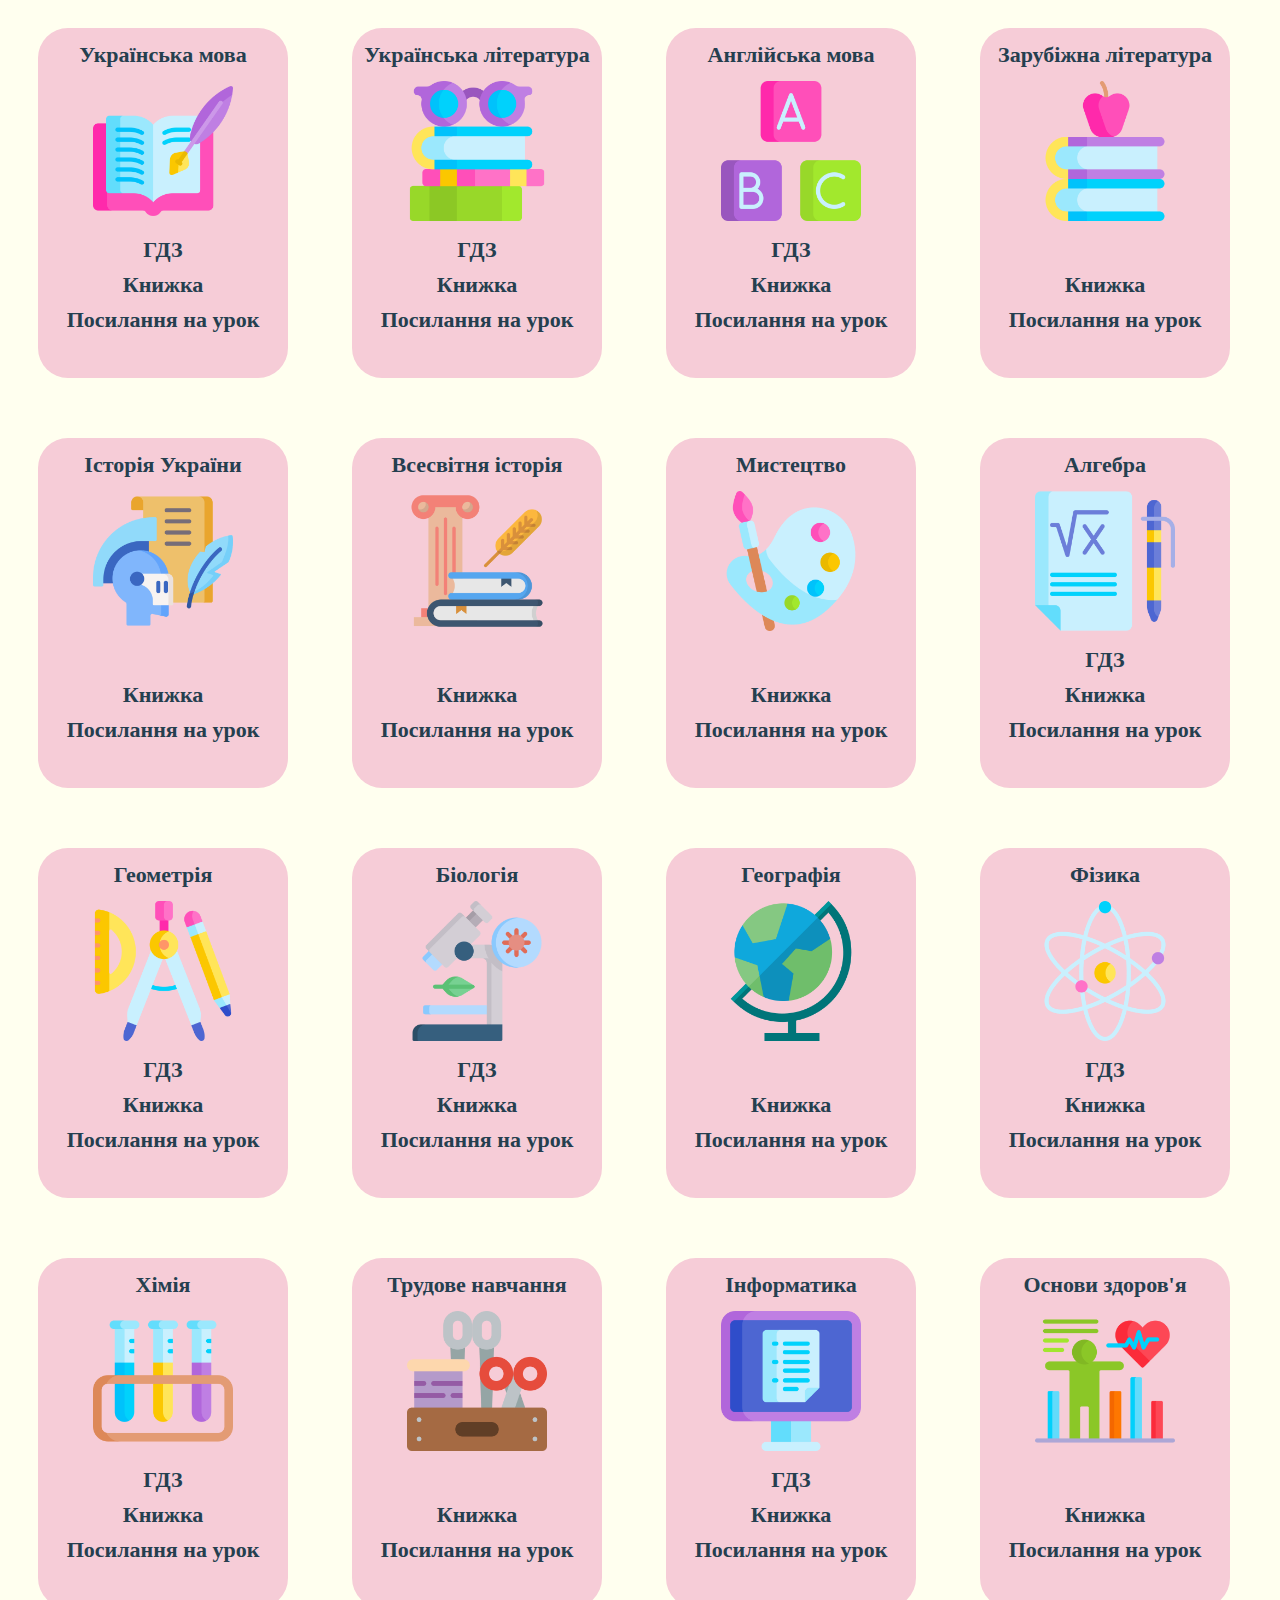
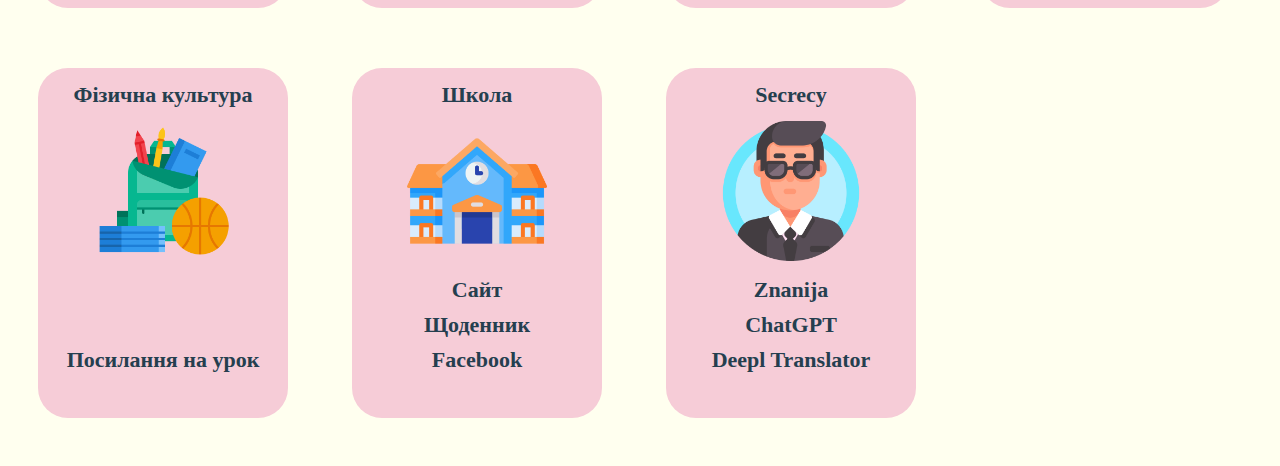
<file: index.html>
<!DOCTYPE html>
<html>
<head>
    <title class="text">8-А class</title>

    <link rel="apple-touch-icon" sizes="180x180" href="./images/favicons/apple-touch-icon.png">
    <link rel="icon" type="image/png" sizes="32x32" href="./images/favicons/favicon-32x32.png">
    <link rel="icon" type="image/png" sizes="16x16" href="./images/favicons/favicon-16x16.png">
    <link rel="manifest" href="./images/favicons/site.webmanifest">
    <link rel="mask-icon" href="./images/favicons/safari-pinned-tab.svg" color="#55a6bd">
    <meta name="msapplication-TileColor" content="#00aba9">
    <meta name="theme-color" content="#d0afaf">
    <link rel="stylesheet" href="./css/style.css">
    
    <style type="text/css">
      h2 {line-height: 80%;}
      a {
        text-decoration: none; /* Скасовуємо підкреслення у посилань */
    }
    </style>
</head>
<body>
<!-- Українська мова -->
    <div class="container">
        <h2 class="text">
            <a class="mova" href="http://surl.li/kuogv">	
            Українська мова</a>
            <br><br>
            <a href="http://surl.li/kuogv"><img class="icon" src="./icon/free-icon-writing-8276734.png" width="140px"></a>
            <br><br>
            <a class="mova" href="./index(gdz).html">ГДЗ</a>
            <br><br>
            <a class="mova" href="https://drive.google.com/file/d/1bd4pIzwHDY1GZ5Yv382QUk-jpzRSoSg_/view?usp=drive_link">Книжка</a>
            <br><br>
            <a class="mova" href="https://us05web.zoom.us/j/4035205647?pwd=cFhMZ2htdEh3L1FTM1FsaDJVRlZEdz09">Посилання на урок</a>
        </h2>
    </div>
<!-- Українська література -->
    <div class="container">
        <h2 class="text">
            <a class="mova" id="lit" href="http://surl.li/kuohr">	
            Українська література</a>
            <br><br>
            <a href="http://surl.li/kuohr"><img class="icon" src="./icon/free-icon-book-8276776.png" width="140px"></a>
            <br><br>
            <a class="mova" href="./index(gdz).html">ГДЗ</a>
            <br><br>
            <a class="mova" href="https://drive.google.com/file/d/1p4kA4YEx2geQTmsHS7adAc7aiqQ8Ycp5/view?usp=drive_link">Книжка</a>
            <br><br>
            <a class="mova" href="https://us05web.zoom.us/j/4035205647?pwd=cFhMZ2htdEh3L1FTM1FsaDJVRlZEdz09">Посилання на урок</a>
        </h2>
    </div>
<!-- Англійська мова -->
    <div class="container">
        <h2 class="text">
            <a class="mova" href="http://surl.li/kuoij">	
            Англійська мова</a>
            <br><br>
            <a href="http://surl.li/kuoij"><img class="icon" src="./icon/free-icon-abc-8276828.png" width="140px"></a>
            <br><br>
            <a class="mova" href="./index(gdz).html">ГДЗ</a>
            <br><br>
            <a class="mova" href="https://drive.google.com/file/d/1Dew5KuSJ-jgRBuObsBzEVy_b_W0G1X3k/view?usp=drive_link">Книжка</a>
            <br><br>
            <a class="mova" href="">Посилання на урок</a>
        </h2>
    </div>
<!-- Зарубіжна література -->
    <div class="container">
        <h2 class="text">
            <a class="mova" href="http://surl.li/kuoiz">	
            Зарубіжна література</a>
            <br><br>
            <a href="http://surl.li/kuoiz"><img class="icon" src="./icon/free-icon-books-8276754.png" width="140px"></a>
            <br><br>
            <a class="mova" href=""></a>
            <br><br>
            <a class="mova" href="https://drive.google.com/file/d/1_RZLnsT6n9WazOBPLc32y_2yHt5CCF70/view?usp=drive_link">Книжка</a>
            <br><br>
            <a class="mova" href="https://meet.google.com/srz-eace-eut">Посилання на урок</a>
        </h2>
    </div>
<!-- Історія України -->
    <div class="container">
        <h2 class="text">
            <a class="mova" href="https://docs.google.com/document/d/e/2PACX-1vTNeAEUyXk8kSpR7WcyNYJFYf_QEcdI2N0XpBQBt8YQQYBGJ63rb-T5q7gpMt6PPGtf7Qc-e-MWDczz/pub">	
            Історія України</a>
            <br><br>
            <a href="https://docs.google.com/document/d/e/2PACX-1vTNeAEUyXk8kSpR7WcyNYJFYf_QEcdI2N0XpBQBt8YQQYBGJ63rb-T5q7gpMt6PPGtf7Qc-e-MWDczz/pub"><img class="icon" src="./icon/free-icon-history-4650547.png" width="140px"></a>
            <br><br>
            <a class="mova" href=""></a>
            <br><br>
            <a class="mova" href="https://drive.google.com/file/d/12oWt6QOjqYZjfdmS4LbRrylbhsK_POKY/view?usp=drive_link">Книжка</a>
            <br><br>
            <a class="mova" href="">Посилання на урок</a>
        </h2>
    </div> 
<!-- Всесвітня історія -->
    <div class="container">
        <h2 class="text">
            <a class="mova" href="https://docs.google.com/document/d/e/2PACX-1vRQUfcWRp2t9ycyGLjbi2mPcTal4YMJ5rMWMnDHJoL7uJMh7YJJNALWmxe5qVNsM3DHzhgVmJf8hqDq/pub">	
            Всесвітня історія</a>
            <br><br>
            <a href="https://docs.google.com/document/d/e/2PACX-1vRQUfcWRp2t9ycyGLjbi2mPcTal4YMJ5rMWMnDHJoL7uJMh7YJJNALWmxe5qVNsM3DHzhgVmJf8hqDq/pub"><img class="icon" src="./icon/free-icon-history-book-7514333.png" width="140px"></a>
            <br><br>
            <a class="mova" href=""></a>
            <br><br>
            <a class="mova" href="https://drive.google.com/file/d/1Xt1t2gYUq-ohgzUtQaYcxXi0Wq5H62PU/view?usp=drive_link">Книжка</a>
            <br><br>
            <a class="mova" href="">Посилання на урок</a>
        </h2>
    </div> 
<!-- Мистецтво -->
    <div class="container">
        <h2 class="text">
            <a class="mova" href="http://surl.li/kuooa">	
            Мистецтво</a>
            <br><br>
            <a href="http://surl.li/kuooa"><img class="icon" src="./icon/free-icon-art-8276794.png" width="140px"></a>
            <br><br>
            <a class="mova" href=""></a>
            <br><br>
            <a class="mova" href="https://drive.google.com/file/d/1MGpW0SpnFPdZkv1pzJ8B4yu9n-ffkhqc/view?usp=drive_link">Книжка</a>
            <br><br>
            <a class="mova" href="https://meet.google.com/tzx-tudc-mxp">Посилання на урок</a>
        </h2>
    </div> 
<!-- Алгебра -->
    <div class="container">
        <h2 class="text">
            <a class="mova" href="http://surl.li/kuopf">	
            Алгебра</a>
            <br><br>
            <a href="http://surl.li/kuopf"><img class="icon" src="./icon/free-icon-algebra-8276715.png" width="140px"></a>
            <br><br>
            <a class="mova" href="./index(gdz).html">ГДЗ</a>
            <br><br>
            <a class="mova" href="https://drive.google.com/file/d/19L4wbEAHMDxHU64UmzOv-MREZhrvsLsd/view?usp=drive_link">Книжка</a>
            <br><br>
            <a class="mova" href="">Посилання на урок</a>
        </h2>
    </div> 
<!-- Геометрія -->
    <div class="container">
        <h2 class="text">
            <a class="mova" href="http://surl.li/kuopu">	
            Геометрія</a>
            <br><br>
            <a href="http://surl.li/kuopu"><img class="icon" src="./icon/free-icon-compass-8276808.png" width="140px"></a>
            <br><br>
            <a class="mova" href="./index(gdz).html">ГДЗ</a>
            <br><br>
            <a class="mova" href="https://drive.google.com/file/d/1J81jr9uLAVFrpLcDk1ATpJMb-9-tIjLI/view?usp=drive_link">Книжка</a>
            <br><br>
            <a class="mova" href="">Посилання на урок</a>
        </h2>
    </div> 
<!-- Біологія -->
    <div class="container">
        <h2 class="text">
            <a class="mova" href="https://docs.google.com/document/d/e/2PACX-1vS5hNi7IFAjG2mCBewbYRGPgNsKtlLg2dpksYXf3U0KMwTjdTHRKWnRsoCMYqf55YctoehpibDYkvVW/pub">	
            Біологія</a>
            <br><br>
            <a href="https://docs.google.com/document/d/e/2PACX-1vS5hNi7IFAjG2mCBewbYRGPgNsKtlLg2dpksYXf3U0KMwTjdTHRKWnRsoCMYqf55YctoehpibDYkvVW/pub"><img class="icon" src="./icon/free-icon-biology-4833041.png" width="140px"></a>
            <br><br>
            <a class="mova" href="./index(gdz).html">ГДЗ</a>
            <br><br>
            <a class="mova" href="https://drive.google.com/file/d/1YoYIpab3ARlgK104SlxHypRMpuHEUcfS/view?usp=drive_link">Книжка</a>
            <br><br>
            <a class="mova" href="https://meet.google.com/nvs-krgd-uny">Посилання на урок</a>
        </h2>
    </div> 
<!-- Географія -->
    <div class="container">
        <h2 class="text">
            <a class="mova" href="http://surl.li/kuoqs">	
            Географія</a>
            <br><br>
            <a href="http://surl.li/kuoqs"><img class="icon" src="./icon/free-icon-geography-4407042.png" width="140px"></a>
            <br><br>
            <a class="mova" href=""></a>
            <br><br>
            <a class="mova" href="https://drive.google.com/file/d/1cawd8G4qPTUgDcm08sVr_g4cuCvGviq3/view?usp=drive_link">Книжка</a>
            <br><br>
            <a class="mova" href="https://us04web.zoom.us/j/79161950577?pwd=8iPbYRRalNbW29JL3CxLC58wSKzWId.1">Посилання на урок</a>
        </h2>
    </div> 
<!-- Фізика -->
    <div class="container">
        <h2 class="text">
            <a class="mova" href="http://surl.li/kuorg">	
            Фізика</a>
            <br><br>
            <a href="http://surl.li/kuorg"><img class="icon" src="./icon/free-icon-science-8276782.png" width="140px"></a>
            <br><br>
            <a class="mova" href="./index(gdz).html">ГДЗ</a>
            <br><br>
            <a class="mova" href="https://drive.google.com/file/d/1-dRKQKFjHrekoUuDfaxUXRzg7PT0BGle/view?usp=drive_link">Книжка</a>
            <br><br>
            <a class="mova" href="">Посилання на урок</a>
        </h2>
    </div> 
<!-- Хімія -->
    <div class="container">
        <h2 class="text">
            <a class="mova" href="http://surl.li/kuorn">	
            Хімія</a>
            <br><br>
            <a href="http://surl.li/kuorn"><img class="icon" src="./icon/free-icon-chemistry-8276751.png" width="140px"></a>
            <br><br>
            <a class="mova" href="./index(gdz).html">ГДЗ</a>
            <br><br>
            <a class="mova" href="https://drive.google.com/file/d/120jvXOSpgs3ZKEEf5XS8UTAT7dpzVASM/view?usp=drive_link">Книжка</a>
            <br><br>
            <a class="mova" href="">Посилання на урок</a>
        </h2>
    </div>
<!-- Трудове навчання -->
    <div class="container">
        <h2 class="text">
            <a class="mova" href="http://surl.li/kuory">	
            Трудове навчання</a>
            <br><br>
            <a href="http://surl.li/kuory"><img class="icon" src="./icon/free-icon-sewing-box-3006050.png" width="140px"></a>
            <br><br>
            <a class="mova" href=""></a>
            <br><br>
            <a class="mova" href="">Книжка</a>
            <br><br>
            <a class="mova" href="">Посилання на урок</a>
        </h2>
    </div> 
<!-- Інформатика -->
    <div class="container">
        <h2 class="text">
            <a class="mova" href="http://surl.li/kuosh">	
            Інформатика</a>
            <br><br>
            <a href="http://surl.li/kuosh"><img class="icon" src="./icon/free-icon-exam-8276806.png" width="140px"></a>
            <br><br>
            <a class="mova" href="./index(gdz).html">ГДЗ</a>
            <br><br>
            <a class="mova" href="https://drive.google.com/file/d/1zyMUw4wAOhQpXxvW9dYeXWrM72zthA8M/view?usp=drive_link">Книжка</a>
            <br><br>
            <a class="mova" href="">Посилання на урок</a>
        </h2>
    </div> 
<!-- Основи здоров'я -->
    <div class="container">
        <h2 class="text">
            <a class="mova" href="http://surl.li/kuosn">	
            Основи здоров'я</a>
            <br><br>
            <a href="http://surl.li/kuosn"><img class="icon" src="./icon/free-icon-performance-4721226.png" width="140px"></a>
            <br><br>
            <a class="mova" href=""></a>
            <br><br>
            <a class="mova" href="https://drive.google.com/file/d/1b60CJUlAQygImVeuFyqMuTc5xGDN0SJu/view?usp=drive_link">Книжка</a>
            <br><br>
            <a class="mova" href="">Посилання на урок</a>
        </h2>
    </div> 
<!-- Фізична культура -->
    <div class="container">
        <h2 class="text">
            <a class="mova" href="http://surl.li/kuoss">	
            Фізична культура</a>
            <br><br>
            <a href="http://surl.li/kuoss"><img class="icon" src="./icon/free-icon-school-bag-3941310.png" width="140px"></a>
            <br><br>
            <a class="mova" href=""></a>
            <br><br>
            <a class="mova" href=""></a>
            <br><br>
            <a class="mova" href="">Посилання на урок</a>
        </h2>
    </div> 
<!-- Школа -->
    <div class="container">
        <h2 class="text">
            <a class="mova" href="">	
            Школа</a>
            <br><br>
            <img class="icon" src="./icon/free-icon-school-4645240.png" width="140px">
            <br><br>
            <a class="mova" href="http://zosh7-nizhyn.ho.ua/">Сайт</a>
            <br><br>
            <a class="mova" href="https://nz.ua/login">Щоденник</a>
            <br><br>
            <a class="mova" href="https://www.facebook.com/groups/1609004265790421">Facebook</a>
        </h2>
    </div>   
<!-- Secrecy -->
    <div class="container">
        <h2 class="text">
            <a class="mova" href="">	
            Secrecy</a>
            <br><br>
            <img class="icon" src="./icon/free-icon-secret-agent-9256485.png" width="140px">
            <br><br>
            <a class="mova" href="https://znanija.com/">Znanija</a>
            <br><br>
            <a class="mova" href="https://chat.openai.com/">ChatGPT</a>
            <br><br>
            <a class="mova" href="https://www.deepl.com/translator">Deepl Translator</a>
        </h2>
    </div> 
</body>

</html>
</file>
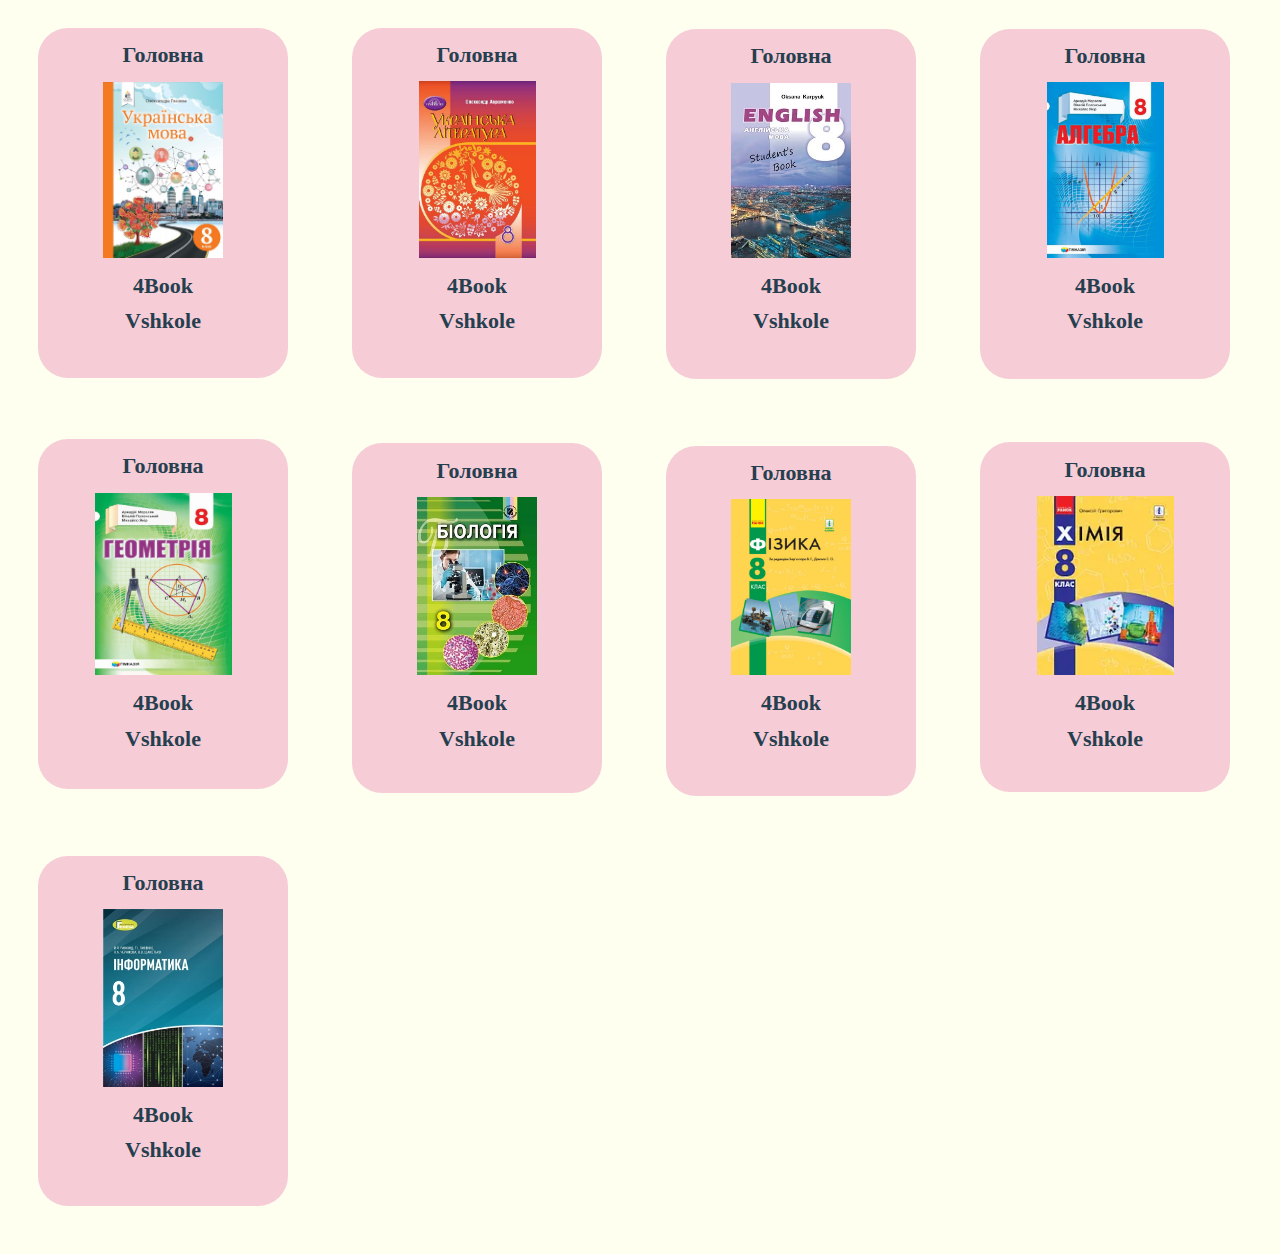
<file: index(gdz).html>
<!DOCTYPE html>
<html>
<head>
    <title class="text">GDZ</title>

    <link rel="apple-touch-icon" sizes="180x180" href="./images/favicons/apple-touch-icon.png">
    <link rel="icon" type="image/png" sizes="32x32" href="./images/favicons/favicon-32x32.png">
    <link rel="icon" type="image/png" sizes="16x16" href="./images/favicons/favicon-16x16.png">
    <link rel="manifest" href="./images/favicons/site.webmanifest">
    <link rel="mask-icon" href="./images/favicons/safari-pinned-tab.svg" color="#55a6bd">
    <meta name="msapplication-TileColor" content="#00aba9">
    <meta name="theme-color" content="#d0afaf">
    <link rel="stylesheet" href="./css/style.css">
    
    <style type="text/css">
      h2 {line-height: 80%;}
      a {
        text-decoration: none; /* Скасовуємо підкреслення у посилань */
    }
    </style>
</head>
<body>
<!-- Українська мова -->
    <div class="container">
        <h2 class="text">
             <a class="mova" href="./index.html">	
             Головна</a>
             <br><br>
             <img class="icon" src="./book 8 class/1-72.jpg" width="120px">
             <br><br>
             <a class="mova" href="https://4book.org/gdz-reshebniki-ukraina/8-klas/2424-gdz-otvety-reshebnik-ukrajinska-mova-8-klas-glazova-2016">4Book</a>
            <br><br>
             <a class="mova" href="https://vshkole.com/8-klass/reshebniki/ukrayinska-mova/op-glazova-2016">Vshkole</a>
            <br><br>
        </h2>
    </div>
<!-- Українська література -->
    <div class="container">
        <h2 class="text">
            <a class="mova" href="./index.html">	
            Головна</a>
            <br><br>
            <img class="icon" src="./book 8 class/u_files_store_40_57261.jpg" width="117px">
            <br><br>
            <a class="mova" href="https://4book.org/gdz-reshebniki-ukraina/8-klas/gdz-ukrayinska-literatura-8-klas-avramenko-2021">4Book</a>
            <br><br>
            <a class="mova" href="https://vshkole.com/8-klass/reshebniki/ukrayinska-literatura/om-avramenko-2021">Vshkole</a>
            <br><br>
        </h2>
    </div>    
<!-- Англійська мова -->
    <div class="container">
        <h2 class="text">
            <a class="mova" href="./index.html">	
            Головна</a>
            <br><br>
            <img class="icon" src="./book 8 class/anhliiska-mova-8-klas-karpiuk-2021.jpg" width="120px">
            <br><br>
            <a class="mova" href="https://4book.org/gdz-reshebniki-ukraina/8-klas/2431-gdz-otvety-reshebnik-anglijskij-yazyk-8-klass-karpyuk-2016">4Book</a>
            <br><br>
            <a class="mova" href="https://vshkole.com/8-klass/reshebniki/anglijska-mova/od-karpyuk-2016">Vshkole</a>
            <br><br>
        </h2>
    </div>    
<!-- Алгебра -->
    <div class="container">
        <h2 class="text">
            <a class="mova" href="./index.html">	
            Головна</a>
            <br><br>
            <img class="icon" src="./book 8 class/3816444671_w640_h640_algebra-8-klas.webp" width="117px">
            <br><br>
            <a class="mova" href="https://4book.org/gdz-reshebniki-ukraina/8-klas/2407-gdz-otvety-reshebnik-algebra-8-klas-merzlyak-2016">4Book</a>
            <br><br>
            <a class="mova" href="https://vshkole.com/8-klass/reshebniki/algebra/ag-merzlyak-vb-polonskij-ms-yakir-2021">Vshkole</a>
            <br><br>
        </h2> 
    </div>           
<!-- Геометрія -->
    <div class="container">
        <h2 class="text">
            <a class="mova" href="./index.html">	
            Головна</a>
            <br><br>
            <img class="icon" src="./book 8 class/1690353329.webp" width="137px">
            <br><br>
            <a class="mova" href="https://4book.org/gdz-reshebniki-ukraina/8-klas/2404-gdz-otvety-reshebnik-geometriya-8-klas-merzlyak-2016">4Book</a>
            <br><br>
            <a class="mova" href="https://vshkole.com/8-klass/reshebniki/geometriya/ag-merzlyak-vb-polonskij-ms-yakir-2021">Vshkole</a>
            <br><br>
        </h2> 
    </div> 
<!-- Біологія -->
    <div class="container">
        <h2 class="text">
            <a class="mova" href="./index.html">	
            Головна</a>
            <br><br>
            <img class="icon" src="./book 8 class/Biologija-8-klas-Matjash-2016.jpg" width="120px">
            <br><br>
            <a class="mova" href="https://4book.org/gdz-reshebniki-ukraina/8-klas/vidpovidi-biologiya-8-klas-matyash-2016-gdz">4Book<a>
            <br><br>
            <a class="mova" href="https://vshkole.com/8-klass/reshebniki/biologiya/nyu-matyash-2016">Vshkole</a>
            <br><br>
        </h2>
    </div>          
<!-- Фізика -->
<div class="container">
    <h2 class="text">
            <a class="mova" href="./index.html">	
            Головна</a>
            <br><br>
            <img class="icon" src="./book 8 class/Т470385У-400-552.jpg" width="120px">
            <br><br>
            <a class="mova" href="https://4book.org/gdz-reshebniki-ukraina/8-klas/2426-gdz-otvety-reshebnik-fizika-8-klas-bar-yakhtar-2016">4Book<a>
            <br><br>
            <a class="mova" href="https://vshkole.com/8-klass/reshebniki/fizika/vg-baryahtar-fya-bozhinova-so-dovgij-oo-kiryuhina-2016">Vshkole</a>
            <br><br>
        </h2>
    </div>
<!-- Хімія -->
<div class="container">
    <h2 class="text">
            <a class="mova" href="./index.html">	
            Головна</a>
            <br><br>
            <img class="icon" src="./book 8 class/3644338979_w200_h200_himiya-pidruchnik-dlya.webp" width="137px">
            <br><br>
            <a class="mova" href="https://4book.org/gdz-reshebniki-ukraina8-klas2430-gdz-otvety-reshebnik-khimiya-8-klas-grigorovich-2016">4Book<a>
            <br><br>
            <a class="mova" href="https://vshkole.com/8-klass/reshebniki/himiya/ov-grigorovich-2016">Vshkole</a>
            <br><br>
        </h2>
    </div>
<!-- Інформатика -->
    <div class="container">
        <h2 class="text">
            <a class="mova" href="./index.html">	
            Головна</a>
            <br><br>
            <img class="icon" src="./book 8 class/229049976.webp" width="120px">
            <br><br>
            <a class="mova" href="https://4book.org/gdz-reshebniki-ukraina/8-klas/gdz-informatika-8-klas-rivkind-2021">4Book<a>
            <br><br>
            <a class="mova" href="https://vshkole.com/8-klass/reshebniki/informatika/jya-rivkind-2021">Vshkole</a>
            <br><br>
        </h2>
    </div>
</body>

</html>
</file>
<file: css/style.css>
body {
    background-color: #ffffef;
    }

    .text {
        text-align: center;
       }
    .mova{
        color: #253f4f;
    }


    .container{
        height: 350px;
        width: 250px;
        background-color: #f6ccd7;
        /* background: linear-gradient(135deg, #c5c4fe 0%, #fdc4d6 100%); */
        align-items: stretch;
        margin: 5px;
        border-radius: 30px;
        display: flex;
        align-items: center;
        justify-content: center;
        display: inline-block;
        margin: 20px;
        font-family:'Times New Roman', Times, serif;
        margin-left: 30px;
        margin-right: 30px;
        margin-bottom: 40px
    
     }

    
    
    .container-1{
        height: 350px;
        width: 265px;
        background: linear-gradient(135deg, #eda4ff 0%, #783ba3 100%);
        margin: 5em;
        border-radius: 30px;
        display: flex;
        align-items: center;
        justify-content: center;
        display: inline-block;
        margin: 20px;
        font-family:'Times New Roman', Times, serif;
     }
    
     .container-3{
        display: inline-block;
        border: 1px;
        margin: 2px;
     
    }
    
    h2{
        font-size: 22px;
    }
</file>
